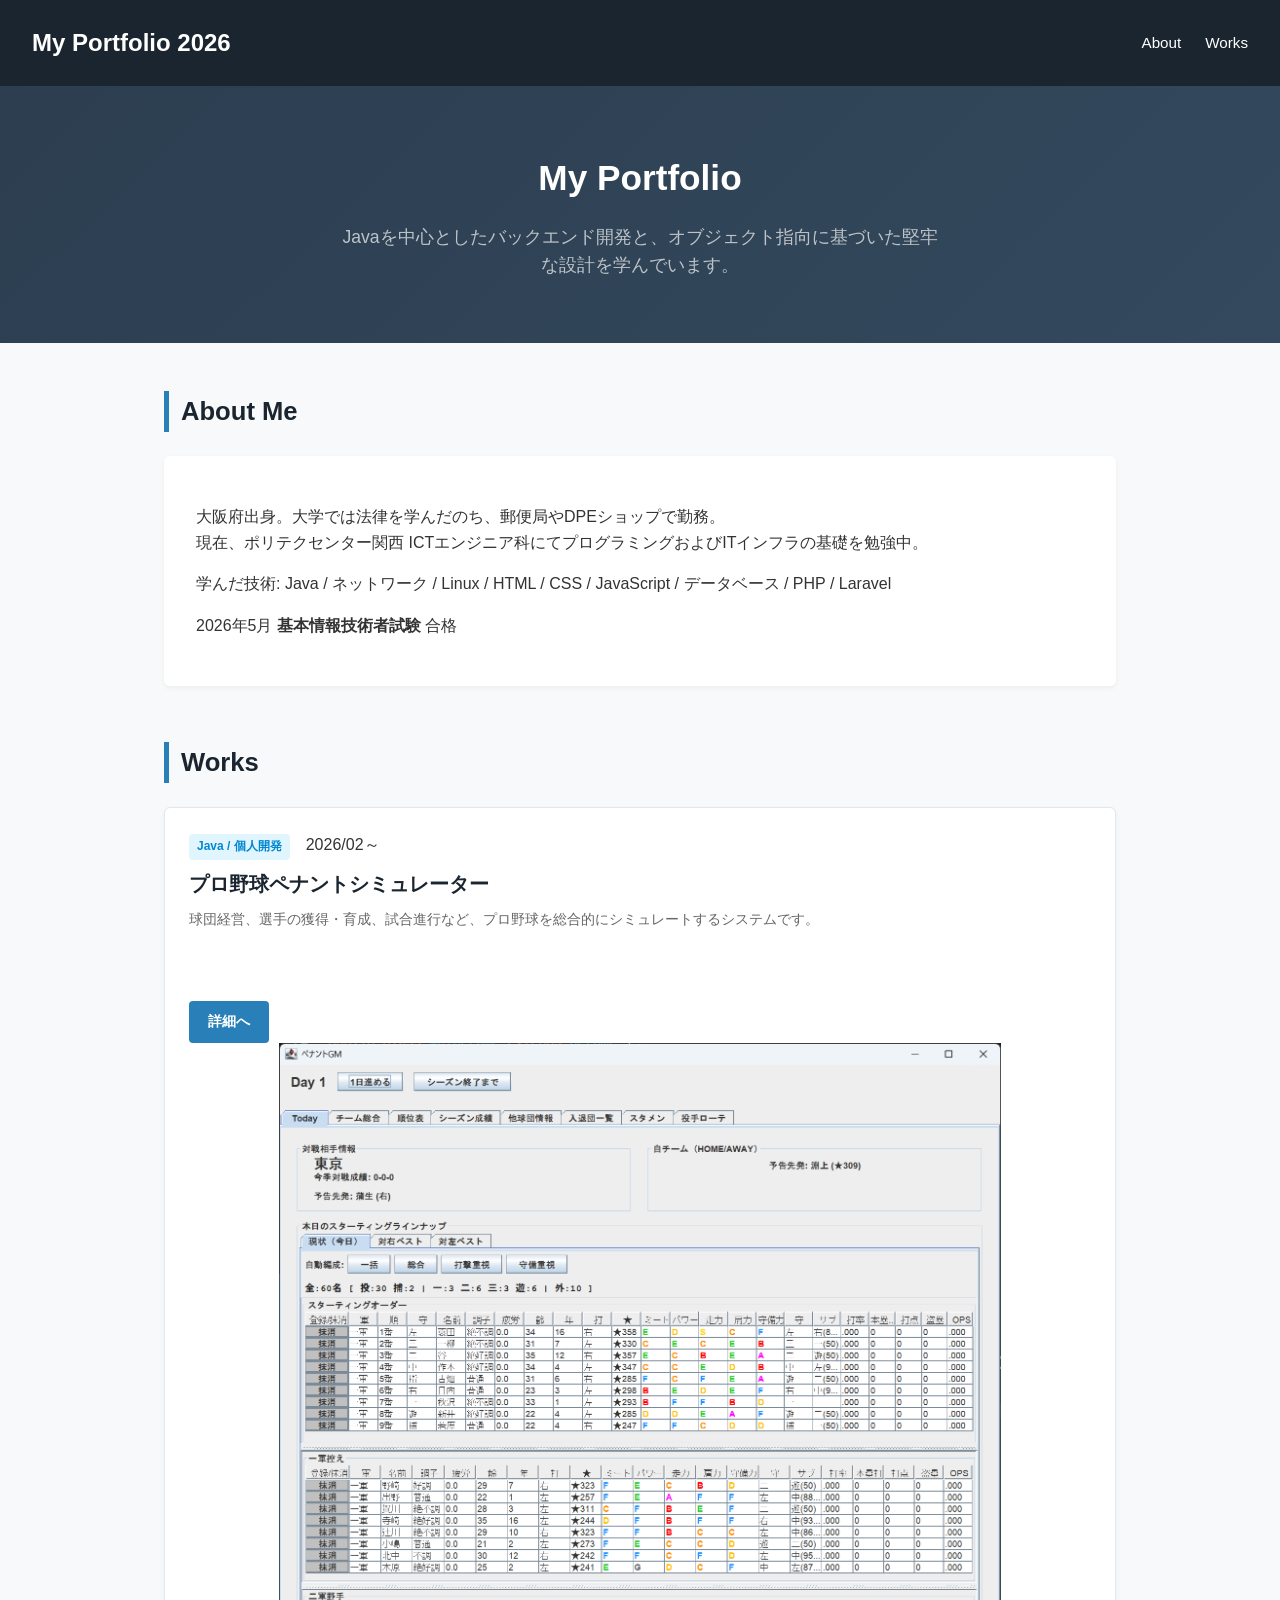
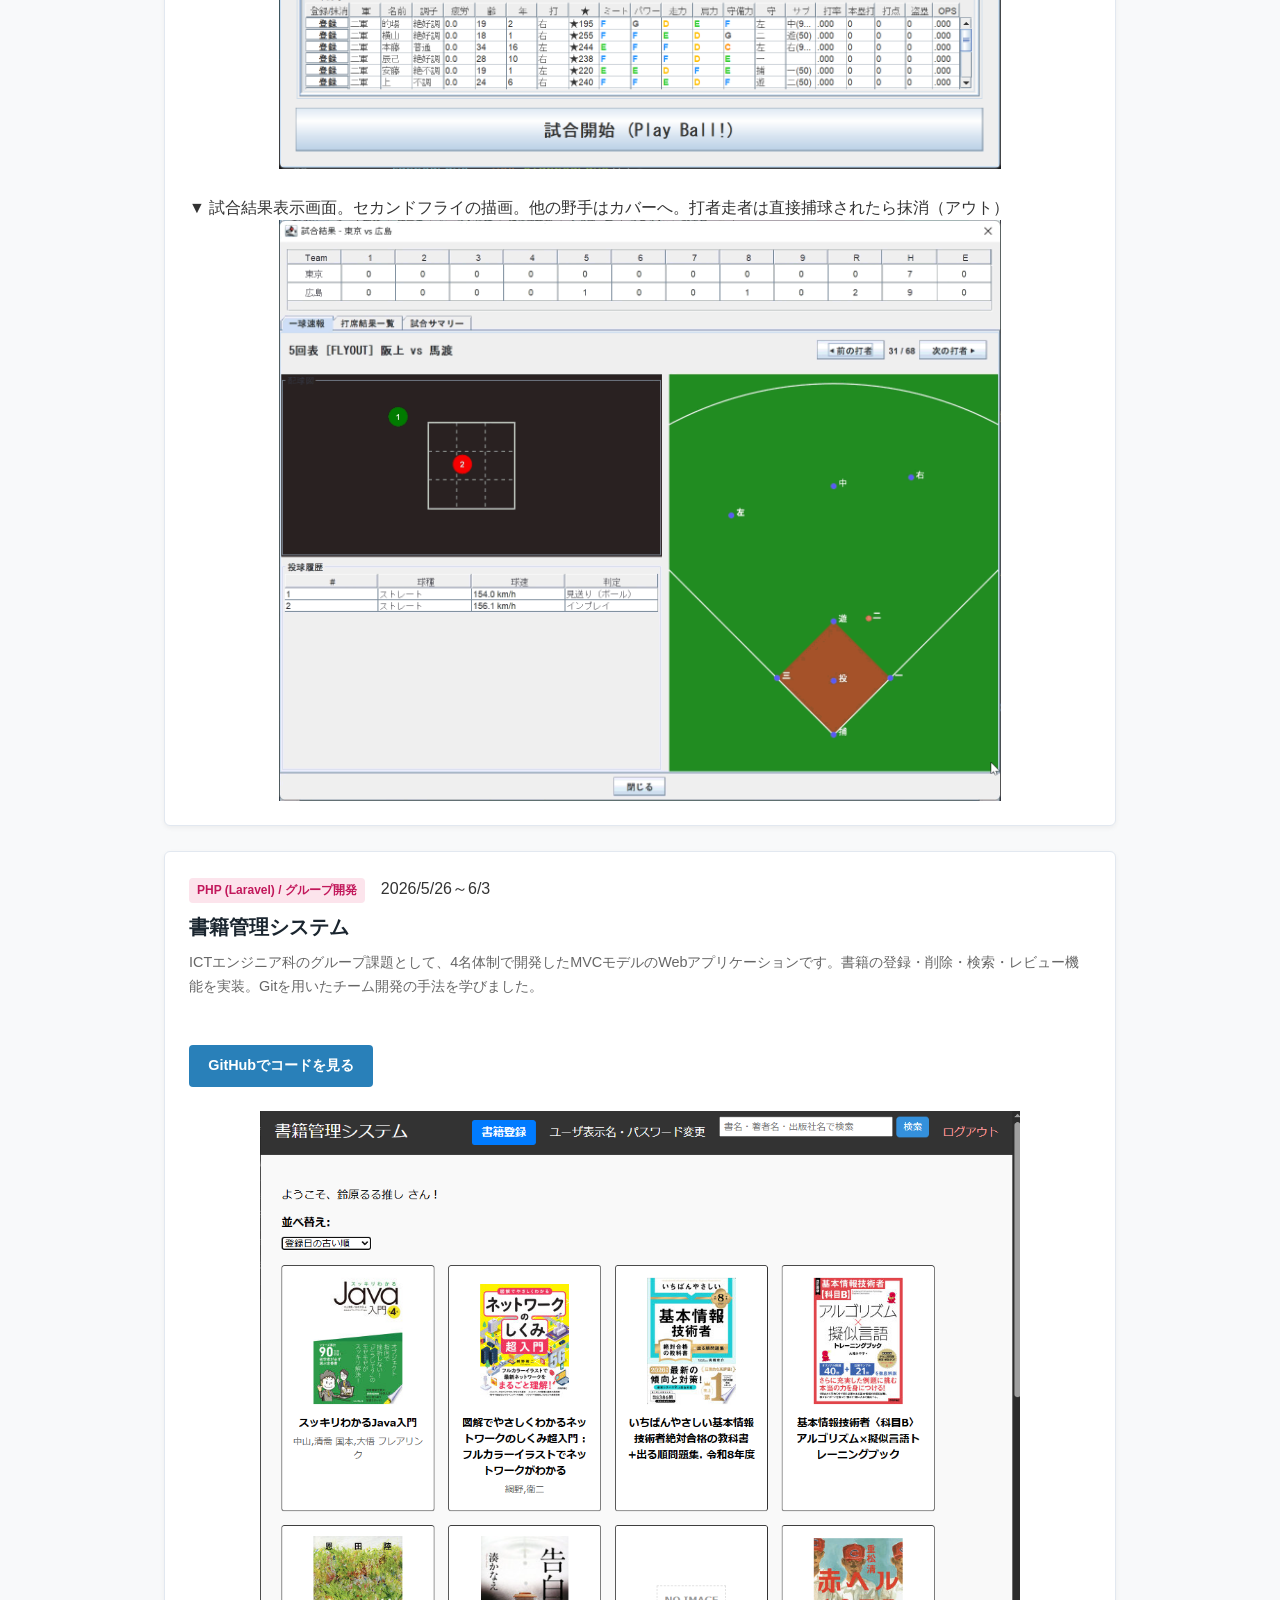
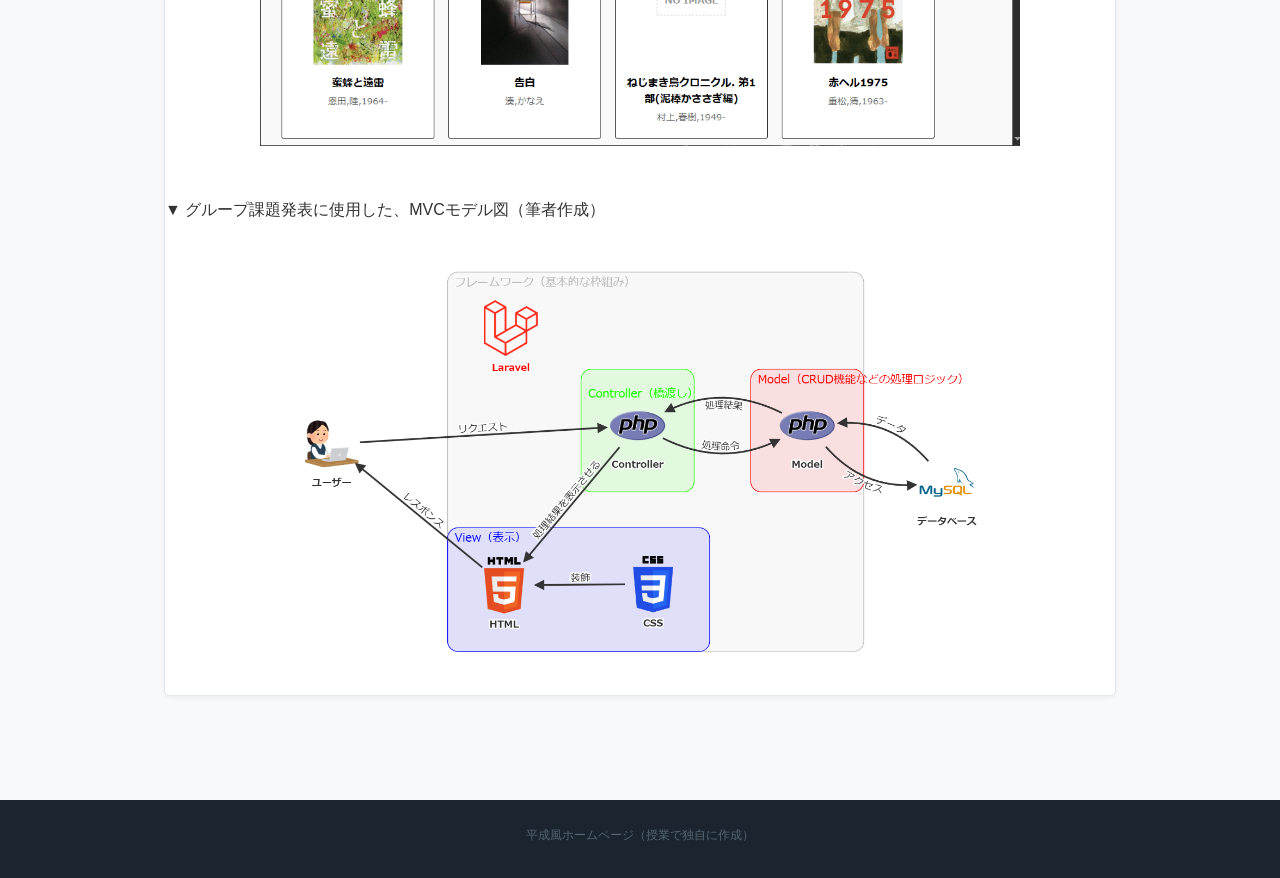
<file: index.html>
<!DOCTYPE html>
<html lang="ja">
<head>
    <meta charset="UTF-8">
    <meta name="viewport" content="width=device-width, initial-scale=1.0">
    <title>My Portfolio 2026</title>
    <link rel="stylesheet" href="style.css">
</head>

<!-- Google tag (gtag.js) -->
<script async src="https://www.googletagmanager.com/gtag/js?id=G-MZVTZF2YV6"></script>
<script>
  window.dataLayer = window.dataLayer || [];
  function gtag(){dataLayer.push(arguments);}
  gtag('js', new Date());

  gtag('config', 'G-MZVTZF2YV6');
</script>

<body>

    <header>
        <h1>My Portfolio 2026</h1>
        <nav>
            <ul>
                <li><a href="#about">About</a></li>
                <li><a href="#works">Works</a></li>
            </ul>
        </nav>
    </header>

    <div class="hero">
        <h2>My Portfolio</h2>
        <p>Javaを中心としたバックエンド開発と、オブジェクト指向に基づいた堅牢な設計を学んでいます。</p>
    </div>

    <div class="container">

        <section id="about">
            <h3>About Me</h3>
            <div class="profile-box">
                <p><strong></strong></p>
                <p>大阪府出身。大学では法律を学んだのち、郵便局やDPEショップで勤務。<br>
                  現在、ポリテクセンター関西 ICTエンジニア科にてプログラミングおよびITインフラの基礎を勉強中。</p>
                <p>学んだ技術: Java / ネットワーク / Linux / HTML / CSS / JavaScript / データベース / PHP / Laravel</p>
                <p>2026年5月 <strong>基本情報技術者試験</strong> 合格</p>
            </div>
        </section>

        <section id="works">
            <h3>Works</h3>
            <div class="portfolio-grid">

                <div class="portfolio-card">
                    <div class="card-content">
                        <span class="card-tag">Java / 個人開発</span>　2026/02～
                        <h4 class="card-title">プロ野球ペナントシミュレーター</h4>
                        <p class="card-desc">
                            球団経営、選手の獲得・育成、試合進行など、プロ野球を総合的にシミュレートするシステムです。
                        </p>
                        <a href="baseball.html" class="btn-link">詳細へ</a>
                        <br>
                    <div class="img">
                        <img src="img/pgm_main.png" alt="ペナントシミュレーターのスクリーンショット">
                        <br>
                        ▼ 試合結果表示画面。セカンドフライの描画。他の野手はカバーへ。打者走者は直接捕球されたら抹消（アウト）
                        <img src="img/atbat.gif" alt="ペナントシミュレーターのスクリーンショット">
                    </div>
                    </div>
                </div>

            </div>
            <br>
            <div class="portfolio-card">
                    <div class="card-content">
                        <span class="card-tag" style="background: #fce4ec; color: #c2185b;">PHP (Laravel) / グループ開発</span>　2026/5/26～6/3
                        <h4 class="card-title">書籍管理システム</h4>
                        <p class="card-desc">
                            ICTエンジニア科のグループ課題として、4名体制で開発したMVCモデルのWebアプリケーションです。書籍の登録・削除・検索・レビュー機能を実装。Gitを用いたチーム開発の手法を学びました。
                        </p>
                        <a href="https://github.com/jeed19/book_manager" class="btn-link" target="_blank">GitHubでコードを見る</a>
                    </div>
                    <div class="img">
                        <img src="img/book_manager.png" alt="書籍管理システムのスクリーンショット"><br>
                        <br>
                        ▼ グループ課題発表に使用した、MVCモデル図（筆者作成）<br>
                        <img src="img/MVCmodel_diagram.png" alt="MVCモデル図">
                    </div>
                </div>
        </section>

    </div>

    <!-- フッター -->
    <footer>
        <div class="heisei-link-container">
            <a href="server/index.html" class="heisei-link" target="_blank">平成風ホームページ（授業で独自に作成）</a>
        </div>
        <!-- <p>&copy; 2026 . All Rights Reserved.</p> -->
    </footer>

</body>
</html>
</file>
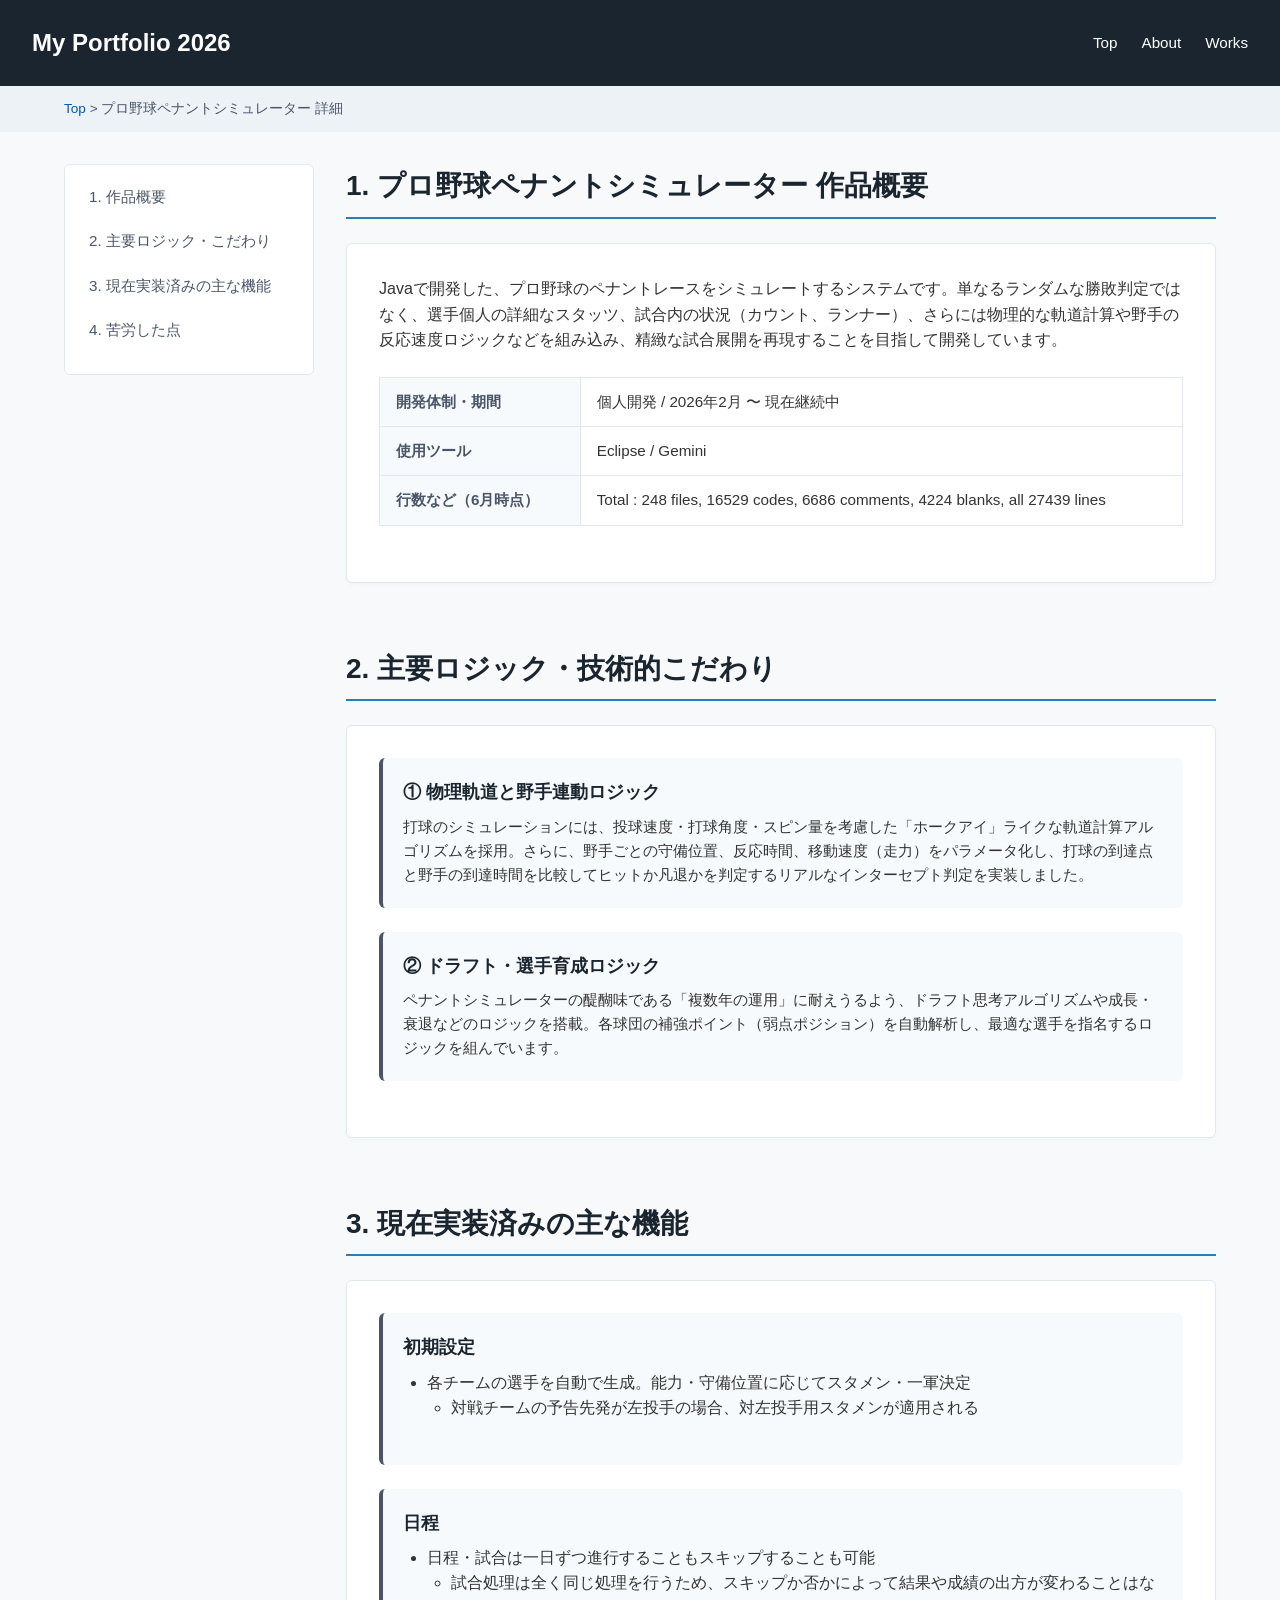
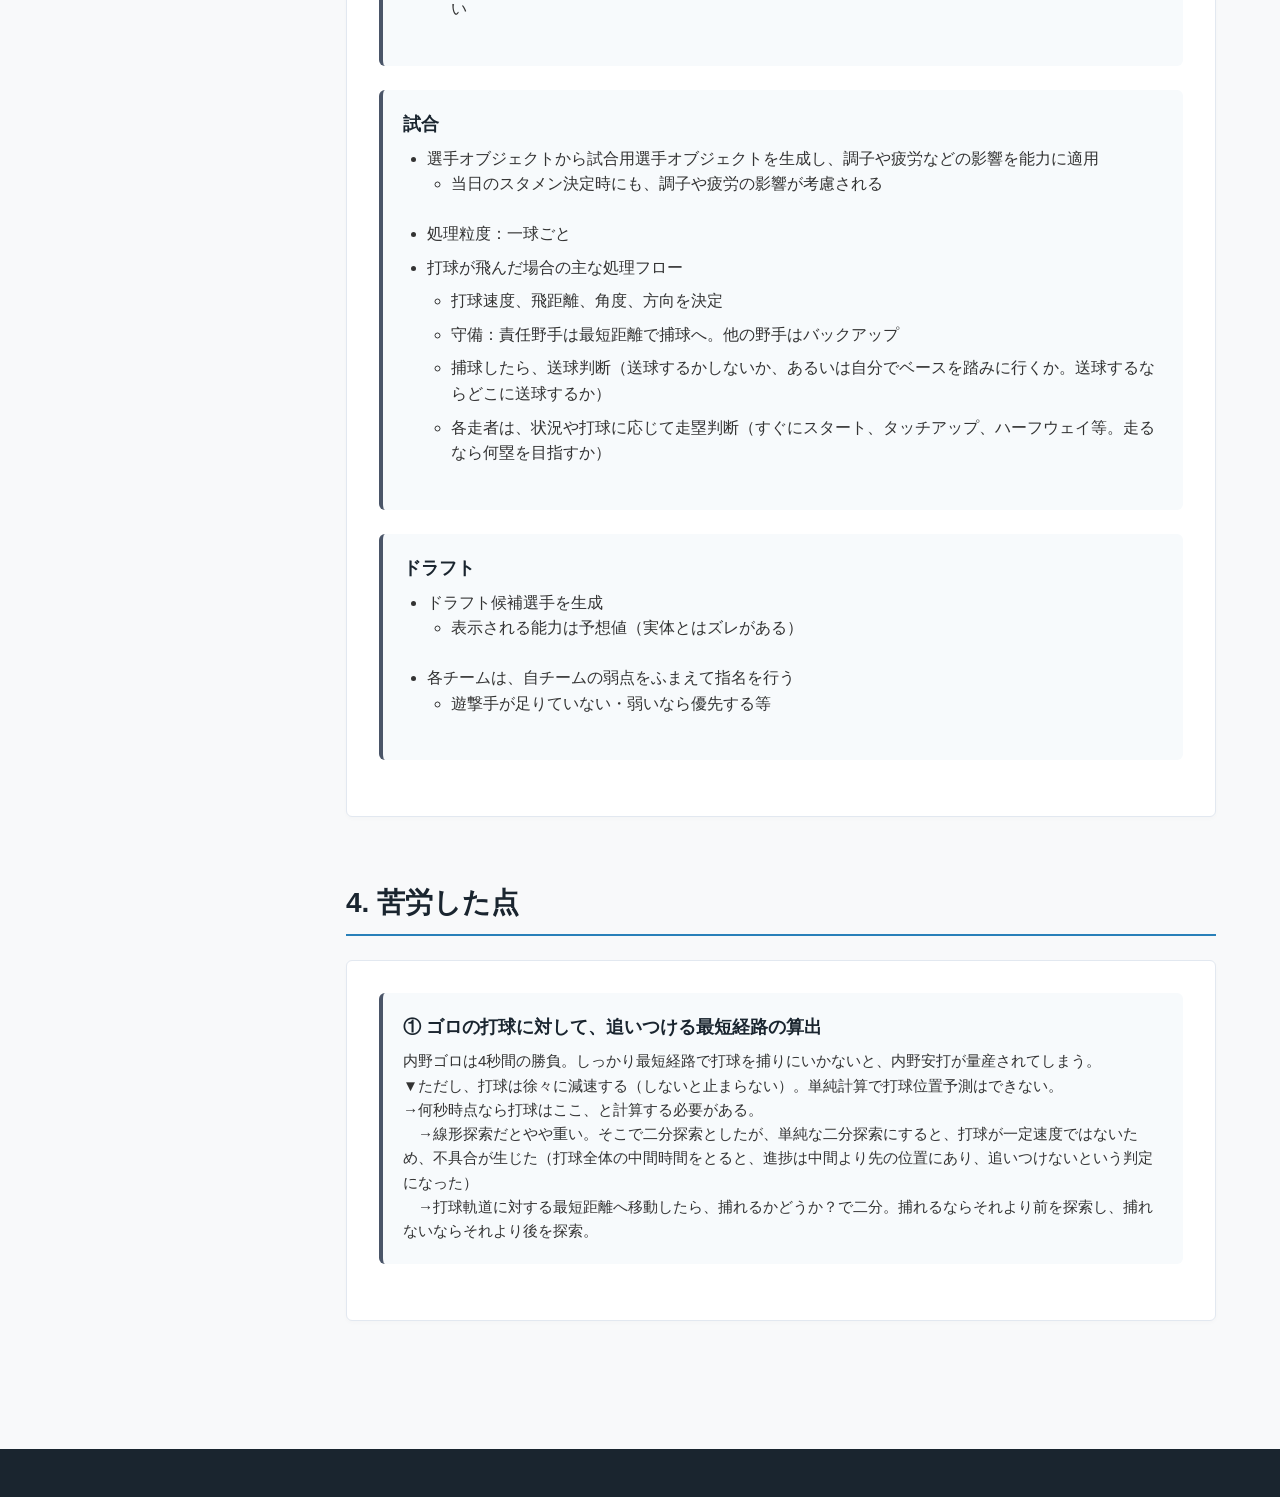
<file: baseball.html>
<!DOCTYPE html>
<html lang="ja">

<head>
    <meta charset="UTF-8">
    <meta name="viewport" content="width=device-width, initial-scale=1.0">
    <title>プロ野球ペナントシミュレーター 詳細 | ポートフォリオ</title>
    <link rel="stylesheet" href="style.css">
    <link rel="stylesheet" href="baseball.css">
</head>

<!-- Google tag (gtag.js) -->
<script async src="https://www.googletagmanager.com/gtag/js?id=G-MZVTZF2YV6"></script>
<script>
  window.dataLayer = window.dataLayer || [];
  function gtag(){dataLayer.push(arguments);}
  gtag('js', new Date());

  gtag('config', 'G-MZVTZF2YV6');
</script>

<body>

    <!-- ヘッダー（index.htmlと共通） -->
    <header>
        <h1>My Portfolio 2026</h1>
        <nav>
            <ul>
                <li><a href="index.html">Top</a></li>
                <li><a href="index.html#about">About</a></li>
                <li><a href="index.html#works">Works</a></li>
            </ul>
        </nav>
    </header>

    <!-- パンくずリスト（ナビゲーション用） -->
    <div class="breadcrumb">
        <div class="container-wide">
            <a href="index.html">Top</a> &gt; プロ野球ペナントシミュレーター 詳細
        </div>
    </div>

    <!-- メインコンテンツ -->
    <div class="container-wide main-content">

        <!-- サイドナビ（目次） -->
        <aside class="side-nav">
            <ul>
                <li><a href="#overview">1. 作品概要</a></li>
                <li><a href="#features">2. 主要ロジック・こだわり</a></li>
                <li><a href="#functions ">3. 現在実装済みの主な機能</a></li>
                <li><a href="#struggled ">4. 苦労した点</a></li>
            </ul>
        </aside>

        <!-- メイン文書エリア -->
        <main class="doc-body">

            <!-- 1. 作品概要 -->
            <section id="overview">
                <h2>1. プロ野球ペナントシミュレーター 作品概要</h2>
                <div class="card-detail">
                    <p>Javaで開発した、プロ野球のペナントレースをシミュレートするシステムです。単なるランダムな勝敗判定ではなく、選手個人の詳細なスタッツ、試合内の状況（カウント、ランナー）、さらには物理的な軌道計算や野手の反応速度ロジックなどを組み込み、精緻な試合展開を再現することを目指して開発しています。
                    </p>

                    <table class="spec-table">
                        <tr>
                            <th>開発体制・期間</th>
                            <td>個人開発 / 2026年2月 〜 現在継続中</td>
                        </tr>
                        <tr>
                            <th>使用ツール</th>
                            <td>Eclipse / Gemini</td>
                        </tr>
                        <tr>
                            <th>行数など（6月時点）</th>
                            <td>Total : 248 files, 16529 codes, 6686 comments, 4224 blanks, all 27439 lines</td>
                        </tr>
                    </table>
                </div>
            </section>

            <!-- 2. 主要ロジック・こだわり -->
            <section id="features">
                <h2>2. 主要ロジック・技術的こだわり</h2>
                <div class="card-detail">
                    <div class="feature-block">
                        <h4>① 物理軌道と野手連動ロジック</h4>
                        <p>打球のシミュレーションには、投球速度・打球角度・スピン量を考慮した「ホークアイ」ライクな軌道計算アルゴリズムを採用。さらに、野手ごとの守備位置、反応時間、移動速度（走力）をパラメータ化し、打球の到達点と野手の到達時間を比較してヒットか凡退かを判定するリアルなインターセプト判定を実装しました。
                        </p>
                    </div>

                    <div class="feature-block">
                        <h4>② ドラフト・選手育成ロジック</h4>
                        <p>ペナントシミュレーターの醍醐味である「複数年の運用」に耐えうるよう、ドラフト思考アルゴリズムや成長・衰退などのロジックを搭載。各球団の補強ポイント（弱点ポジション）を自動解析し、最適な選手を指名するロジックを組んでいます。
                        </p>
                    </div>
                </div>
            </section>

            <section id="functions">
                <h2>3. 現在実装済みの主な機能</h2>
                <div class="card-detail">
                    <div class="feature-block">
                        <h4>初期設定</h4>
                        <ul>
                            <li>各チームの選手を自動で生成。能力・守備位置に応じてスタメン・一軍決定
                                <ul>
                                    <li>対戦チームの予告先発が左投手の場合、対左投手用スタメンが適用される</li>
                                </ul>
                            </li>
                        </ul>
                    </div>

                    <div class="feature-block">
                        <h4>日程</h4>
                        <ul>
                            <li>日程・試合は一日ずつ進行することもスキップすることも可能
                                <ul>
                                    <li>試合処理は全く同じ処理を行うため、スキップか否かによって結果や成績の出方が変わることはない</li>
                                </ul>
                            </li>
                        </ul>
                    </div>

                    <div class="feature-block">
                        <h4>試合</h4>
                        <ul>
                            <li>選手オブジェクトから試合用選手オブジェクトを生成し、調子や疲労などの影響を能力に適用
                                <ul>
                                    <li>当日のスタメン決定時にも、調子や疲労の影響が考慮される</li>
                                </ul>
                            </li>
                            <li>処理粒度：一球ごと</li>
                            <li>打球が飛んだ場合の主な処理フロー</li>
                            <ul>
                                <li>打球速度、飛距離、角度、方向を決定</li>
                                <li>守備：責任野手は最短距離で捕球へ。他の野手はバックアップ</li>
                                <li>捕球したら、送球判断（送球するかしないか、あるいは自分でベースを踏みに行くか。送球するならどこに送球するか）</li>
                                <li>各走者は、状況や打球に応じて走塁判断（すぐにスタート、タッチアップ、ハーフウェイ等。走るなら何塁を目指すか）</li>
                            </ul>
                            </li>
                    </div>

                    <div class="feature-block">
                        <h4>ドラフト</h4>
                        <ul>
                            <li>ドラフト候補選手を生成
                                <ul>
                                    <li>表示される能力は予想値（実体とはズレがある）</li>
                                </ul>
                            </li>
                            <li>各チームは、自チームの弱点をふまえて指名を行う
                                <ul>
                                    <li>遊撃手が足りていない・弱いなら優先する等</li>
                                </ul>
                            </li>
                        </ul>
                    </div>
                </div>
            </section>

            <section id="struggled">
                <h2>4. 苦労した点</h2>
                <div class="card-detail">
                    <div class="feature-block">
                        <h4>① ゴロの打球に対して、追いつける最短経路の算出</h4>
                        <p>内野ゴロは4秒間の勝負。しっかり最短経路で打球を捕りにいかないと、内野安打が量産されてしまう。<br>
                            ▼ただし、打球は徐々に減速する（しないと止まらない）。単純計算で打球位置予測はできない。<br>
                            →何秒時点なら打球はここ、と計算する必要がある。<br>
                            　→線形探索だとやや重い。そこで二分探索としたが、単純な二分探索にすると、打球が一定速度ではないため、不具合が生じた（打球全体の中間時間をとると、進捗は中間より先の位置にあり、追いつけないという判定になった）<br>
                            　→打球軌道に対する最短距離へ移動したら、捕れるかどうか？で二分。捕れるならそれより前を探索し、捕れないならそれより後を探索。</p>
                    </div>
                </div>
            </section>

            <!-- 4. ソースコード（一部公開） -->
            <!-- <section id="code">
                <h2>4. ソースコード（主要クラスの一部抜粋）</h2>
                <div class="card-detail">
                    
                    <div class="code-header">MatchDirector.java（試合進行・バリデーションの一部）</div>
<pre><code>// 実際のJavaコードをここに綺麗に配置
public class MatchDirector {
}</code></pre>
                </div>
            </section> -->

        </main>
    </div>

    <!-- フッター（index.htmlと共通） -->
    <footer>

    </footer>

</body>

</html>
</file>
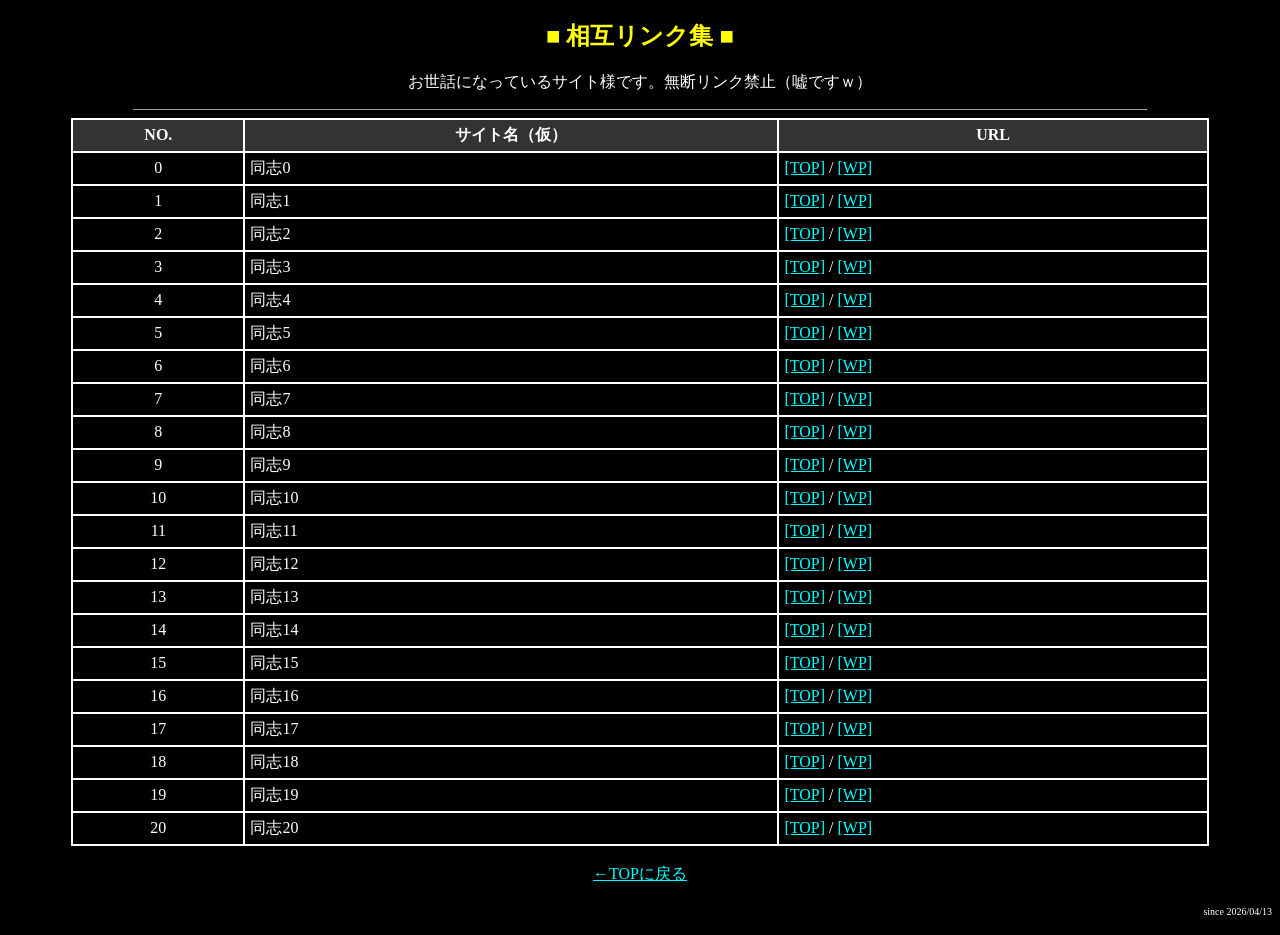
<file: server/link.html>
<!DOCTYPE html>
<html lang="ja">
<head>
    <meta charset="UTF-8">
    <title>† 友情の証 † リンク集</title>
</head>

<!-- Google tag (gtag.js) -->
<script async src="https://www.googletagmanager.com/gtag/js?id=G-MZVTZF2YV6"></script>
<script>
  window.dataLayer = window.dataLayer || [];
  function gtag(){dataLayer.push(arguments);}
  gtag('js', new Date());

  gtag('config', 'G-MZVTZF2YV6');
</script>

<body bgcolor="#000000" text="#FFFFFF" link="#00FFFF" vlink="#FF00FF">

    <center>
        <h2><font color="#FFFF00">■ 相互リンク集 ■</font></h2>
        <p>お世話になっているサイト様です。無断リンク禁止（嘘ですｗ）</p>

        <hr size="1" width="80%">

        <table border="1" cellspacing="0" cellpadding="5" width="90%" bordercolor="#FFFFFF">
            <thead>
                <tr bgcolor="#333333">
                    <th>NO.</th>
                    <th>サイト名（仮）</th>
                    <th>URL</th>
                </tr>
            </thead>
            <tbody id="link-table-body"></tbody>
        </table>

        <br>
        <a href="index.html">←TOPに戻る</a>
    </center>

    <p align="right">
        <font size="1">since 2026/04/13</font>
    </p>

    <script>
        const tableBody = document.getElementById('link-table-body');
        
        // 160から180までループ
        for (let i = 160; i <= 180; i++) {
            // 160番を「0」からスタートする通し番号に計算
            const no = i - 160; 
            const ip = `172.16.61.${i}`;
            
            // 新しい行をつくる
            const tr = document.createElement('tr');
            
            // 行の中にデータを流し込む
            tr.innerHTML = `
                <td align="center">${no}</td>
                <td>同志${no}</td>
                <td>
                    <a href="http://${ip}/">[TOP]</a> / 
                    <a href="http://${ip}/wordpress/">[WP]</a>
                </td>
            `;
            
            // 組み立てた行をテーブルに追加
            tableBody.appendChild(tr);
        }
    </script>

</body>
</html>
</file>
<file: style.css>
/* --- 基本リセット & 共通設定 --- */
* {
    box-sizing: border-box;
    margin: 0;
    padding: 0;
}
body {
    font-family: "Helvetica Neue", Arial, "Hiragino Kaku Gothic ProN", "Hiragino Sans", Meiryo, sans-serif;
    line-height: 1.6;
    color: #333;
    background-color: #f8f9fa;
}
a {
    color: #0056b3;
    text-decoration: none;
}
a:hover {
    text-decoration: underline;
}

/* --- ヘッダー --- */
header {
    background-color: #1a252f;
    color: #fff;
    padding: 1.5rem 2rem;
    display: flex;
    justify-content: space-between;
    align-items: center;
}
header h1 {
    font-size: 1.5rem;
    font-weight: 700;
}
nav ul {
    display: flex;
    list-style: none;
}
nav ul li {
    margin-left: 1.5rem;
}
nav ul li a {
    color: #fff;
    font-size: 0.95rem;
}

/* --- メインビジュアル --- */
.hero {
    background: linear-gradient(135deg, #2c3e50, #34495e);
    color: #fff;
    padding: 4rem 2rem;
    text-align: center;
}
.hero h2 {
    font-size: 2.2rem;
    margin-bottom: 1rem;
}
.hero p {
    font-size: 1.1rem;
    color: #bdc3c7;
    max-width: 600px;
    margin: 0 auto;
}

/* --- コンテンツエリア共通 --- */
.container {
    max-width: 1000px;
    margin: 0 auto;
    padding: 3rem 1.5rem;
}
section {
    margin-bottom: 3.5rem;
}
h3 {
    font-size: 1.6rem;
    color: #1a252f;
    border-left: 5px solid #2980b9;
    padding-left: 0.75rem;
    margin-bottom: 1.5rem;
}

/* --- プロフィール --- */
.profile-box {
    background: #fff;
    padding: 2rem;
    border-radius: 6px;
    box-shadow: 0 2px 5px rgba(0,0,0,0.05);
}
.profile-box p {
    margin-bottom: 1rem;
}

/* --- ポートフォリオ（作品リスト） --- */
.portfolio-grid {
    display: grid;
    grid-template-columns: repeat(auto-fit, minmax(300px, 1fr));
    gap: 2rem;
}
.portfolio-card {
    background: #fff;
    border: 1px solid #e2e8f0;
    border-radius: 6px;
    overflow: hidden;
    box-shadow: 0 2px 5px rgba(0,0,0,0.05);
    transition: transform 0.2s;
}
.portfolio-card:hover {
    transform: translateY(-4px);
    box-shadow: 0 4px 10px rgba(0,0,0,0.1);
}
.card-content {
    padding: 1.5rem;
}
.card-tag {
    display: inline-block;
    background: #e1f5fe;
    color: #0288d1;
    font-size: 0.75rem;
    padding: 0.2rem 0.5rem;
    border-radius: 4px;
    font-weight: bold;
    margin-bottom: 0.5rem;
}
.card-title {
    font-size: 1.25rem;
    margin-bottom: 0.5rem;
    color: #1a252f;
}
.card-desc {
    font-size: 0.9rem;
    color: #666;
    margin-bottom: 1.5rem;
    height: 4.8em;
    overflow: hidden;
    display: -webkit-box;
    -webkit-line-clamp: 3;
    -webkit-box-orient: vertical;
}
.btn-link {
    display: inline-block;
    background-color: #2980b9;
    color: #fff;
    padding: 0.6rem 1.2rem;
    border-radius: 4px;
    font-size: 0.9rem;
    font-weight: bold;
    text-align: center;
}
.btn-link:hover {
    background-color: #216a9b;
    text-decoration: none;
}

/* --- フッター --- */
footer {
    background-color: #1a252f;
    color: #7f8c8d;
    text-align: center;
    padding: 1.5rem;
    font-size: 0.85rem;
    margin-top: auto;
}

/* レスポンシブ対応 */
@media (max-width: 600px) {
    header { flex-direction: column; text-align: center; }
    nav ul { margin-top: 1rem; }
    .hero h2 { font-size: 1.8rem; }
}


/* --- 平成風リンク（隠しネタ用） --- */
.heisei-link-container {
    margin-bottom: 0.5rem;
}
.heisei-link {
    font-size: 0.75rem;
    color: #566573; /* フッターの背景に馴染む目立たない色 */
    text-decoration: none;
    transition: color 0.2s;
}
.heisei-link:hover {
    color: #bdc3c7; /* ホバーした時だけ少し見やすくなる */
    text-decoration: underline;
}
img {
    width: 80%;
  display: block;
  margin-left: auto;
  margin-right: auto;
}
/* --- カード内の画像スタイル --- */
.card-img-wrapper {
    width: 80%;
    /* height: 180px; 画像を表示する高さを固定 */
    overflow: hidden;
    border-bottom: 1px solid #e2e8f0;
    background-color: #f8f9fa;
}
.card-img-wrapper img {
    width: 100%;
    height: 100%;
    object-fit: cover; /* 枠線に合わせて画像を綺麗にフィットさせる（アスペクト比維持） */
    object-position: top center; /* システムの上部（ヘッダーや検索バー）が見えるように調整 */
    transition: transform 0.2s;
}
/* カードホバー時に画像を少しズームする演出（お好みで） */
/* .portfolio-card:hover .card-img-wrapper img {
    transform: scale(1.03);
} */
</file>
<file: baseball.css>
/* ==========================================================================
   詳細ページ（baseball.html）用スタイル
   ========================================================================== */

/* 左右いっぱいに広げすぎないワイドコンテナ */
.container-wide {
    max-width: 1200px;
    margin: 0 auto;
    padding: 0 1.5rem;
}

/* パンくずリスト */
.breadcrumb {
    background-color: #edf2f7;
    padding: 0.75rem 0;
    font-size: 0.85rem;
    color: #4a5568;
}

/* メインレイアウト：PC時は2カラム */
.main-content {
    display: flex;
    gap: 2rem;
    margin-top: 2rem;
    margin-bottom: 4rem;
}

/* サイドナビ */
.side-nav {
    width: 250px;
    flex-shrink: 0;
}
.side-nav ul {
    list-style: none;
    position: sticky;
    top: 20px; /* スクロール時に追従 */
    background: #fff;
    padding: 1rem;
    border-radius: 6px;
    border: 1px solid #e2e8f0;
}
.side-nav li {
    margin-bottom: 0.75rem;
}
.side-nav a {
    color: #4a5568;
    font-size: 0.95rem;
    display: block;
    padding: 0.25rem 0.5rem;
    border-radius: 4px;
}
.side-nav a:hover {
    background-color: #edf2f7;
    color: #2b6cb0;
    text-decoration: none;
}

/* メイン文書エリア */
.doc-body {
    flex-grow: 1;
    min-width: 0; /* flex項目のはみ出し防止 */
}
.doc-body section {
    margin-bottom: 4rem;
}
.doc-body h2 {
    font-size: 1.75rem;
    color: #1a252f;
    border-bottom: 2px solid #2980b9;
    padding-bottom: 0.5rem;
    margin-bottom: 1.5rem;
}
.doc-body h3 {
    border-left: none;
    padding-left: 0;
    font-size: 1.25rem;
    margin: 1.5rem 0 1rem 0;
    color: #2c3e50;
}

/* 詳細用カード記述 */
.card-detail {
    background: #fff;
    padding: 2rem;
    border-radius: 6px;
    border: 1px solid #e2e8f0;
    box-shadow: 0 2px 4px rgba(0,0,0,0.02);
}
.card-detail p {
    margin-bottom: 1.2rem;
}

/* スペック表（テーブル） */
.spec-table {
    width: 100%;
    border-collapse: collapse;
    margin: 1.5rem 0;
}
.spec-table th, .spec-table td {
    padding: 0.75rem 1rem;
    border: 1px solid #e2e8f0;
    font-size: 0.95rem;
}
.spec-table th {
    background-color: #f7fafc;
    width: 25%;
    text-align: left;
    color: #4a5568;
}

/* 画像・図のプレースホルダー */
.screenshot-area, .diagram-area {
    margin: 1.5rem 0;
}
.img-placeholder {
    background-color: #edf2f7;
    border: 2px dashed #cbd5e0;
    padding: 4rem 1rem;
    text-align: center;
    color: #718096;
    font-size: 0.9rem;
    border-radius: 6px;
}

/* 特徴ブロック */
.feature-block {
    background-color: #f7fafc;
    padding: 1.25rem;
    border-radius: 6px;
    border-left: 4px solid #4a5568;
    margin-bottom: 1.5rem;
}
.feature-block h4 {
    font-size: 1.1rem;
    color: #1a252f;
    margin-bottom: 0.5rem;
}
.feature-block p {
    margin-bottom: 0;
    font-size: 0.95rem;
}

/* コードブロック */
.code-header {
    background-color: #2d3748;
    color: #edf2f7;
    padding: 0.5rem 1rem;
    font-family: Consolas, Monaco, monospace;
    font-size: 0.85rem;
    border-top-left-radius: 6px;
    border-top-right-radius: 6px;
    margin-top: 1.5rem;
}
.doc-body pre {
    background-color: #1a202c;
    color: #fff;
    padding: 1rem;
    overflow-x: auto;
    font-family: Consolas, Monaco, monospace;
    font-size: 0.9rem;
    border-bottom-left-radius: 6px;
    border-bottom-right-radius: 6px;
    margin-bottom: 1.5rem;
}

/* 箇条書き */
.doc-body ul {
    margin-left: 1.5rem;
    margin-bottom: 1.5rem;
}
.doc-body li {
    margin-bottom: 0.5rem;
}

/* レスポンシブ（詳細ページ用） */
@media (max-width: 768px) {
    .main-content {
        flex-direction: column;
    }
    .side-nav {
        width: 100%;
    }
    .side-nav ul {
        position: static;
    }
    .spec-table th {
        width: 35%;
    }
}
</file>
